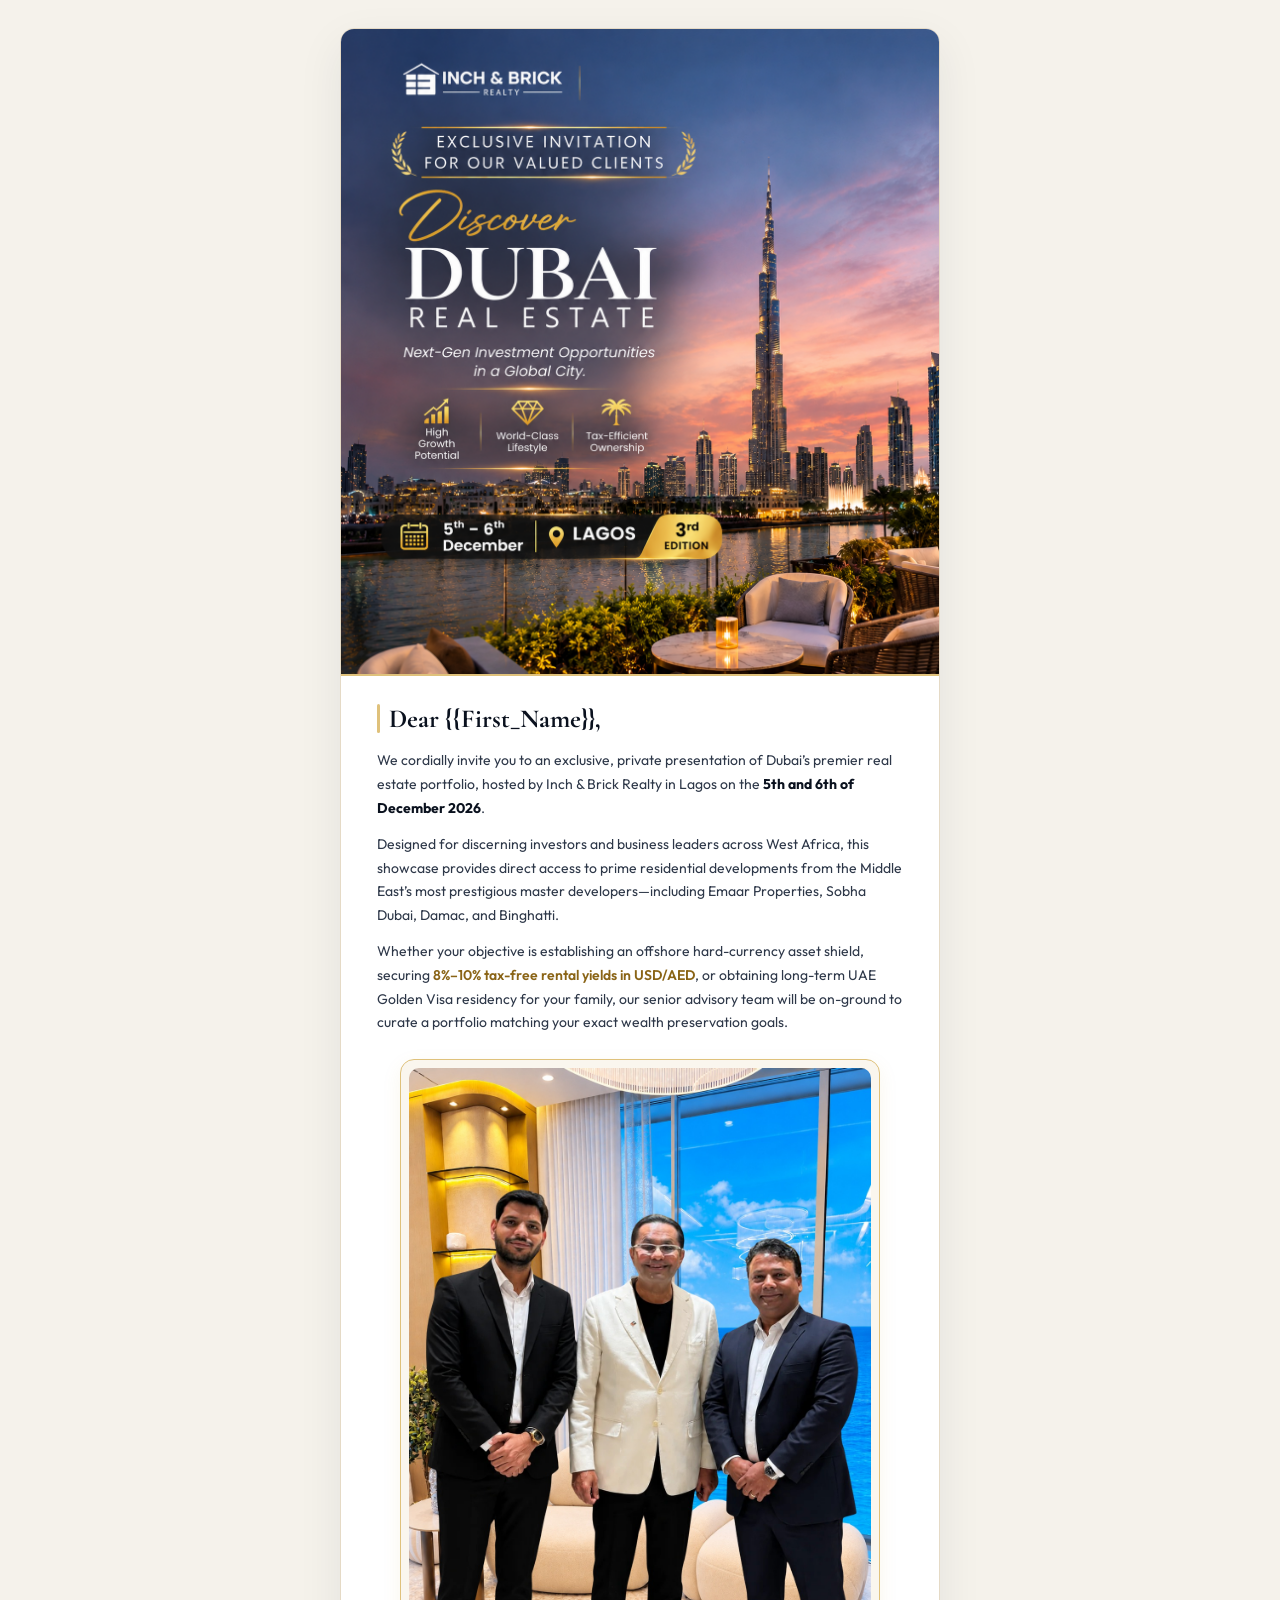
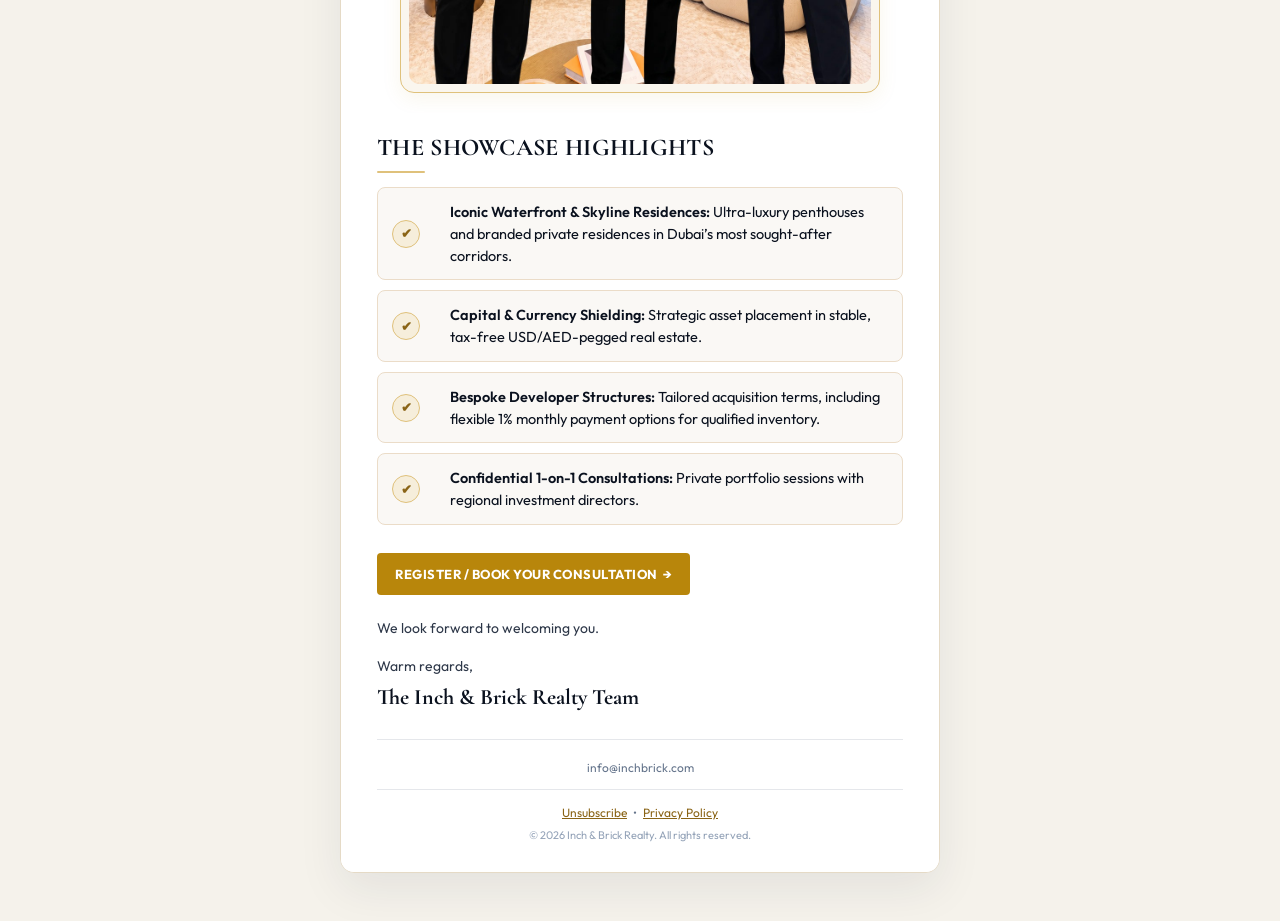
<file: email/index.html>
<!DOCTYPE html
  PUBLIC "-//W3C//DTD XHTML 1.0 Transitional//EN" "http://www.w3.org/TR/xhtml1/DTD/xhtml1-transitional.dtd">
<html xmlns="http://www.w3.org/1999/xhtml" xmlns:v="urn:schemas-microsoft-com:vml"
  xmlns:o="urn:schemas-microsoft-com:office:office" lang="en">

<head>
  <meta http-equiv="Content-Type" content="text/html; charset=UTF-8" />
  <meta name="viewport" content="width=device-width, initial-scale=1.0" />
  <meta name="x-apple-disable-message-reformatting" />
  <!--[if !mso]><!-->
  <meta http-equiv="X-UA-Compatible" content="IE=edge" />
  <link rel="preconnect" href="https://fonts.googleapis.com">
  <link rel="preconnect" href="https://fonts.gstatic.com" crossorigin>
  <link
    href="https://fonts.googleapis.com/css2?family=Cormorant+Garamond:ital,wght@0,500;0,600;0,700;1,400;1,600&family=Outfit:wght@300;400;500;600;700&display=swap"
    rel="stylesheet">
  <!--<![endif]-->
  <title>The Dubai Luxury Property Showcase — Lagos, 5–6 December 2026</title>
  <!--[if mso]>
  <xml>
    <o:OfficeDocumentSettings>
      <o:AllowPNG/>
      <o:PixelsPerInch>96</o:PixelsPerInch>
    </o:OfficeDocumentSettings>
  </xml>
  <![endif]-->
  <style type="text/css">
    /* Reset styles */
    body,
    table,
    td,
    a {
      -webkit-text-size-adjust: 100%;
      -ms-text-size-adjust: 100%;
    }

    table,
    td {
      mso-table-lspace: 0pt;
      mso-table-rspace: 0pt;
    }

    img {
      -ms-interpolation-mode: bicubic;
      border: 0;
      outline: none;
      text-decoration: none;
      display: block;
    }

    body {
      margin: 0;
      padding: 0;
      width: 100% !important;
      background-color: #f5f2eb;
      font-family: 'Outfit', -apple-system, BlinkMacSystemFont, 'Segoe UI', Roboto, Helvetica, Arial, sans-serif;
    }

    a[x-apple-data-detectors] {
      color: inherit !important;
      text-decoration: none !important;
      font-size: inherit !important;
      font-family: inherit !important;
      font-weight: inherit !important;
      line-height: inherit !important;
    }

    /* Interactive luxury hover effects */
    .btn-gold {
      transition: all 0.25s ease !important;
    }

    .btn-gold:hover {
      background: linear-gradient(135deg, #e5cb8e 0%, #caa146 50%, #ae8433 100%) !important;
      box-shadow: 0 8px 24px rgba(184, 134, 11, 0.35) !important;
    }

    .pill-btn:hover {
      background-color: #fbf5e8 !important;
      border-color: #b8860b !important;
      color: #785208 !important;
    }

    .feature-card:hover {
      border-color: #c59a3f !important;
      box-shadow: 0 8px 20px rgba(197, 154, 63, 0.12) !important;
    }

    /* Mobile Responsive Styles */
    @media only screen and (max-width: 620px) {
      .email-container {
        width: 100% !important;
        max-width: 100% !important;
      }

      .stack-column {
        display: block !important;
        width: 100% !important;
        max-width: 100% !important;
        direction: ltr !important;
      }

      .side-image-td {
        padding-right: 0 !important;
        padding-left: 0 !important;
        padding-top: 18px !important;
        width: 100% !important;
        max-width: 100% !important;
      }

      .side-content-td {
        padding-left: 0 !important;
        padding-right: 0 !important;
        padding-bottom: 6px !important;
        width: 100% !important;
        max-width: 100% !important;
      }

      .mobile-padding {
        padding-left: 20px !important;
        padding-right: 20px !important;
      }

      .mobile-padding-card {
        padding: 24px 18px !important;
      }

      .hero-title {
        font-size: 32px !important;
        line-height: 1.15 !important;
      }

      .hero-sub {
        font-size: 16px !important;
        line-height: 1.4 !important;
      }

      .event-banner-td {
        display: block !important;
        width: 100% !important;
        padding: 14px 0 !important;
        border-right: none !important;
        border-bottom: 1px solid #e7dcce !important;
        text-align: left !important;
      }

      .event-banner-td:last-child {
        border-bottom: none !important;
      }

      .btn-block {
        display: block !important;
        width: 100% !important;
        box-sizing: border-box !important;
        text-align: center !important;
      }

      .feature-icon-td {
        padding-right: 12px !important;
      }
    }
  </style>
</head>

<body
  style="margin: 0; padding: 0; background-color: #f5f2eb; -webkit-font-smoothing: antialiased; word-spacing: normal;">

  <!-- PREHEADER (Hidden in body, visible in inbox preview snippet) -->
  <div
    style="display: none; font-size: 1px; color: #f5f2eb; line-height: 1px; max-height: 0px; max-width: 0px; opacity: 0; overflow: hidden; mso-hide: all;">
    Exclusive private presentation of Dubai’s premier real estate portfolio in Lagos on 5th &amp; 6th December 2026. Private advisory appointments available with our senior team.
    &#847; &zwnj; &nbsp; &#8199; &shy; &#847; &zwnj; &nbsp; &#8199; &shy; &#847; &zwnj; &nbsp; &#8199; &shy; &#847;
    &zwnj; &nbsp; &#8199; &shy; &#847; &zwnj; &nbsp; &#8199; &shy;
  </div>

  <!-- EMAIL OUTER WRAPPER (Warm Luxury Ivory/Pearl) -->
  <table role="presentation" cellpadding="0" cellspacing="0" border="0" width="100%" style="background-color: #f5f2eb;">
    <tr>
      <td align="center" style="padding: 28px 12px 48px;">

        <!-- MAIN CONTAINER (600px width, Crisp White with Champagne/Gold accents) -->
        <table role="presentation" cellpadding="0" cellspacing="0" border="0" width="600" class="email-container"
          style="max-width: 600px; width: 100%; background-color: #ffffff; border: 1px solid #e5dac6; border-radius: 14px; overflow: hidden; box-shadow: 0 16px 45px rgba(27, 38, 59, 0.08);">

          <!-- ==============================================
               HERO BANNER (Matches Uploaded Artwork)
               ============================================== -->
          <tr>
            <td align="center"
              style="padding: 0; line-height: 0; background-color: #080f1d; border-bottom: 2px solid #dfc17b;">
              <a href="https://example.com/register" target="_blank" style="text-decoration: none; display: block;">
                <img src="banner.png"
                  alt="The Dubai Luxury Property Showcase — Exclusive Private Presentation in Lagos · 5th &amp; 6th December 2026"
                  width="600" style="width: 100%; max-width: 600px; height: auto; display: block; border: 0;" />
              </a>
            </td>
          </tr>

          <!-- ==============================================
               2. INTRO / BODY TEXT SECTION
               ============================================== -->
          <tr>
            <td style="padding: 28px 36px 0 36px; background-color: #ffffff;" class="mobile-padding">
              <table role="presentation" cellpadding="0" cellspacing="0" border="0" width="100%">

                <!-- Gold Accent Bar + Salutation -->
                <tr>
                  <td style="padding-bottom: 16px;">
                    <table role="presentation" cellpadding="0" cellspacing="0" border="0">
                      <tr>
                        <td width="3" style="width: 3px; background-color: #dfc17b; border-radius: 2px; font-size: 1px; line-height: 1px;">&nbsp;</td>
                        <td style="padding-left: 9px;">
                          <h2
                            style="margin: 0; font-family: 'Cormorant Garamond', Georgia, serif; font-size: 26px; line-height: 1.15; font-weight: 700; color: #0a111e;">
                            Dear {{First_Name}},
                          </h2>
                        </td>
                      </tr>
                    </table>
                  </td>
                </tr>

                <!-- Invitation Paragraph 1 -->
                <tr>
                  <td style="padding-bottom: 12px;">
                    <p
                      style="margin: 0; font-family: 'Outfit', -apple-system, BlinkMacSystemFont, 'Segoe UI', Roboto, sans-serif; font-size: 14px; font-weight: 400; line-height: 1.7; color: #2d3748;">
                      We cordially invite you to an exclusive, private presentation of Dubai’s premier real estate portfolio, hosted by Inch &amp; Brick Realty in Lagos on the <strong style="color: #0a111e; font-weight: 700;">5th and 6th of December 2026</strong>.
                    </p>
                  </td>
                </tr>

                <!-- Invitation Paragraph 2 -->
                <tr>
                  <td style="padding-bottom: 12px;">
                    <p
                      style="margin: 0; font-family: 'Outfit', -apple-system, BlinkMacSystemFont, 'Segoe UI', Roboto, sans-serif; font-size: 14px; font-weight: 400; line-height: 1.7; color: #2d3748;">
                      Designed for discerning investors and business leaders across West Africa, this showcase provides direct access to prime residential developments from the Middle East’s most prestigious master developers—including Emaar Properties, Sobha Dubai, Damac, and Binghatti.
                    </p>
                  </td>
                </tr>

                <!-- Invitation Paragraph 3 -->
                <tr>
                  <td style="padding-bottom: 18px;">
                    <p
                      style="margin: 0; font-family: 'Outfit', -apple-system, BlinkMacSystemFont, 'Segoe UI', Roboto, sans-serif; font-size: 14px; font-weight: 400; line-height: 1.7; color: #2d3748;">
                      Whether your objective is establishing an offshore hard-currency asset shield, securing <strong style="color: #8a6416; font-weight: 600;">8%–10% tax-free rental yields in USD/AED</strong>, or obtaining long-term UAE Golden Visa residency for your family, our senior advisory team will be on-ground to curate a portfolio matching your exact wealth preservation goals.
                    </p>
                  </td>
                </tr>

              </table>
            </td>
          </tr>

          <!-- ==============================================
               FEATURED RIZWAN IMAGE (PLACED DIRECTLY AFTER CONTENT)
               ============================================== -->
          <tr>
            <td align="center" style="padding: 6px 36px 20px 36px; background-color: #ffffff;" class="mobile-padding">
              <table role="presentation" cellpadding="0" cellspacing="0" border="0" width="100%" style="max-width: 480px;">
                <tr>
                  <td align="center"
                    style="background-color: #faf6ee; border: 1.5px solid #dfc17b; border-radius: 14px; padding: 8px; box-shadow: 0 6px 20px rgba(184, 134, 11, 0.08);">
                    <img src="https://cdn.inchbrick.com/event-resources/1795504723863_692f7ebd-75d5-4856-90a8-47173e7fa14b.jpeg"
                      alt="Inch &amp; Brick Realty Leadership with Danube Properties Chairman Rizwan Sajan"
                      width="464"
                      style="width: 100%; max-width: 464px; height: auto; display: block; border-radius: 10px; border: 0;"
                      onerror="this.onerror=null; this.src='rizwan.jpeg';" />
                  </td>
                </tr>
              </table>
            </td>
          </tr>

          <!-- ==============================================
               3. THE SHOWCASE HIGHLIGHTS
               ============================================== -->
          <tr>
            <td style="padding: 20px 36px 28px; background-color: #ffffff;" class="mobile-padding">
              <table role="presentation" cellpadding="0" cellspacing="0" border="0" width="100%">
                <tr>
                  <td align="left" style="padding-bottom: 14px;">
                    <p
                      style="margin: 0; font-family: 'Cormorant Garamond', Georgia, 'Times New Roman', serif; font-size: 24px; line-height: 1.25; font-weight: 700; color: #0a111e; letter-spacing: 0.3px;">
                      THE SHOWCASE HIGHLIGHTS
                    </p>
                    <div style="width: 48px; height: 2px; background-color: #dfc17b; border-radius: 2px; margin-top: 8px; font-size: 1px; line-height: 1px;">&nbsp;</div>
                  </td>
                </tr>

                <!-- Highlight 1 -->
                <tr>
                  <td style="padding-bottom: 10px;">
                    <table role="presentation" cellpadding="0" cellspacing="0" border="0" width="100%"
                      style="background-color: #faf8f5; border: 1px solid #ebdcc8; border-radius: 8px;">
                      <tr>
                        <td width="46" valign="middle" align="center"
                          style="width: 46px; min-width: 46px; max-width: 46px; padding: 13px 0 13px 14px; text-align: center;">
                          <table role="presentation" cellpadding="0" cellspacing="0" border="0" width="28" height="28"
                            style="width: 28px; height: 28px; background-color: #f6eedb; border: 1.5px solid #dfc17b; border-radius: 50%; border-collapse: separate;">
                            <tr>
                              <td align="center" valign="middle"
                                style="font-family: Arial, sans-serif; font-size: 13px; font-weight: bold; color: #8a6416; line-height: 25px; text-align: center; padding: 0;">
                                &#10004;
                              </td>
                            </tr>
                          </table>
                        </td>
                        <td valign="middle" style="padding: 13px 18px 13px 12px;">
                          <p
                            style="margin: 0; font-family: 'Outfit', -apple-system, BlinkMacSystemFont, 'Segoe UI', Roboto, Helvetica, Arial, sans-serif; font-size: 14.5px; font-weight: 400; line-height: 1.5; color: #0a111e;">
                            <strong style="font-weight: 600;">Iconic Waterfront &amp; Skyline Residences:</strong> Ultra-luxury penthouses and branded private residences in Dubai’s most sought-after corridors.
                          </p>
                        </td>
                      </tr>
                    </table>
                  </td>
                </tr>

                <!-- Highlight 2 -->
                <tr>
                  <td style="padding-bottom: 10px;">
                    <table role="presentation" cellpadding="0" cellspacing="0" border="0" width="100%"
                      style="background-color: #faf8f5; border: 1px solid #ebdcc8; border-radius: 8px;">
                      <tr>
                        <td width="46" valign="middle" align="center"
                          style="width: 46px; min-width: 46px; max-width: 46px; padding: 13px 0 13px 14px; text-align: center;">
                          <table role="presentation" cellpadding="0" cellspacing="0" border="0" width="28" height="28"
                            style="width: 28px; height: 28px; background-color: #f6eedb; border: 1.5px solid #dfc17b; border-radius: 50%; border-collapse: separate;">
                            <tr>
                              <td align="center" valign="middle"
                                style="font-family: Arial, sans-serif; font-size: 13px; font-weight: bold; color: #8a6416; line-height: 25px; text-align: center; padding: 0;">
                                &#10004;
                              </td>
                            </tr>
                          </table>
                        </td>
                        <td valign="middle" style="padding: 13px 18px 13px 12px;">
                          <p
                            style="margin: 0; font-family: 'Outfit', -apple-system, BlinkMacSystemFont, 'Segoe UI', Roboto, Helvetica, Arial, sans-serif; font-size: 14.5px; font-weight: 400; line-height: 1.5; color: #0a111e;">
                            <strong style="font-weight: 600;">Capital &amp; Currency Shielding:</strong> Strategic asset placement in stable, tax-free USD/AED-pegged real estate.
                          </p>
                        </td>
                      </tr>
                    </table>
                  </td>
                </tr>

                <!-- Highlight 3 -->
                <tr>
                  <td style="padding-bottom: 10px;">
                    <table role="presentation" cellpadding="0" cellspacing="0" border="0" width="100%"
                      style="background-color: #faf8f5; border: 1px solid #ebdcc8; border-radius: 8px;">
                      <tr>
                        <td width="46" valign="middle" align="center"
                          style="width: 46px; min-width: 46px; max-width: 46px; padding: 13px 0 13px 14px; text-align: center;">
                          <table role="presentation" cellpadding="0" cellspacing="0" border="0" width="28" height="28"
                            style="width: 28px; height: 28px; background-color: #f6eedb; border: 1.5px solid #dfc17b; border-radius: 50%; border-collapse: separate;">
                            <tr>
                              <td align="center" valign="middle"
                                style="font-family: Arial, sans-serif; font-size: 13px; font-weight: bold; color: #8a6416; line-height: 25px; text-align: center; padding: 0;">
                                &#10004;
                              </td>
                            </tr>
                          </table>
                        </td>
                        <td valign="middle" style="padding: 13px 18px 13px 12px;">
                          <p
                            style="margin: 0; font-family: 'Outfit', -apple-system, BlinkMacSystemFont, 'Segoe UI', Roboto, Helvetica, Arial, sans-serif; font-size: 14.5px; font-weight: 400; line-height: 1.5; color: #0a111e;">
                            <strong style="font-weight: 600;">Bespoke Developer Structures:</strong> Tailored acquisition terms, including flexible 1% monthly payment options for qualified inventory.
                          </p>
                        </td>
                      </tr>
                    </table>
                  </td>
                </tr>

                <!-- Highlight 4 -->
                <tr>
                  <td>
                    <table role="presentation" cellpadding="0" cellspacing="0" border="0" width="100%"
                      style="background-color: #faf8f5; border: 1px solid #ebdcc8; border-radius: 8px;">
                      <tr>
                        <td width="46" valign="middle" align="center"
                          style="width: 46px; min-width: 46px; max-width: 46px; padding: 13px 0 13px 14px; text-align: center;">
                          <table role="presentation" cellpadding="0" cellspacing="0" border="0" width="28" height="28"
                            style="width: 28px; height: 28px; background-color: #f6eedb; border: 1.5px solid #dfc17b; border-radius: 50%; border-collapse: separate;">
                            <tr>
                              <td align="center" valign="middle"
                                style="font-family: Arial, sans-serif; font-size: 13px; font-weight: bold; color: #8a6416; line-height: 25px; text-align: center; padding: 0;">
                                &#10004;
                              </td>
                            </tr>
                          </table>
                        </td>
                        <td valign="middle" style="padding: 13px 18px 13px 12px;">
                          <p
                            style="margin: 0; font-family: 'Outfit', -apple-system, BlinkMacSystemFont, 'Segoe UI', Roboto, Helvetica, Arial, sans-serif; font-size: 14.5px; font-weight: 400; line-height: 1.5; color: #0a111e;">
                            <strong style="font-weight: 600;">Confidential 1-on-1 Consultations:</strong> Private portfolio sessions with regional investment directors.
                          </p>
                        </td>
                      </tr>
                    </table>
                  </td>
                </tr>

              </table>
            </td>
          </tr>

          <!-- ==============================================
               4. CLOSING / CTA
               ============================================== -->
          <tr>
            <td style="padding: 0 36px 28px 36px; background-color: #ffffff;" class="mobile-padding">
              <table role="presentation" cellpadding="0" cellspacing="0" border="0" width="100%">
                <tr>
                  <td align="left" style="padding-bottom: 22px;">
                    <!--[if mso]>
                    <v:roundrect xmlns:v="urn:schemas-microsoft-com:vml" xmlns:w="urn:schemas-microsoft-com:office:word"
                      href="https://example.com/register" style="height:44px;v-text-anchor:middle;width:320px;" arcsize="12%"
                      stroke="f" fillcolor="#b8860b">
                      <w:anchorlock/>
                      <center style="color:#ffffff;font-family:'Outfit',sans-serif;font-size:13px;font-weight:700;letter-spacing:0.5px;">
                        REGISTER / BOOK YOUR CONSULTATION →
                      </center>
                    </v:roundrect>
                    <![endif]-->
                    <!--[if !mso]><!-->
                    <a href="https://example.com/register" target="_blank"
                      style="display: inline-block; background-color: #b8860b; color: #ffffff; font-family: 'Outfit', -apple-system, BlinkMacSystemFont, 'Segoe UI', Roboto, Helvetica, Arial, sans-serif; font-size: 13px; font-weight: 700; letter-spacing: 0.5px; text-transform: uppercase; text-decoration: none; padding: 13px 18px; border-radius: 4px;">
                      REGISTER / BOOK YOUR CONSULTATION &nbsp;→
                    </a>
                    <!--<![endif]-->
                  </td>
                </tr>
                <tr>
                  <td style="padding-bottom: 14px;">
                    <p style="margin: 0; font-family: 'Outfit', -apple-system, BlinkMacSystemFont, 'Segoe UI', Roboto, sans-serif; font-size: 14px; font-weight: 400; line-height: 1.7; color: #2d3748;">
                      We look forward to welcoming you.
                    </p>
                  </td>
                </tr>
                <tr>
                  <td style="padding-bottom: 4px;">
                    <p style="margin: 0; font-family: 'Outfit', -apple-system, BlinkMacSystemFont, 'Segoe UI', Roboto, sans-serif; font-size: 14px; font-weight: 400; line-height: 1.7; color: #2d3748;">
                      Warm regards,
                    </p>
                  </td>
                </tr>
                <tr>
                  <td>
                    <p style="margin: 0; font-family: 'Cormorant Garamond', Georgia, serif; font-size: 22px; font-weight: 700; line-height: 1.3; color: #0a111e;">
                      The Inch &amp; Brick Realty Team
                    </p>
                  </td>
                </tr>
              </table>
            </td>
          </tr>

          <!-- ==============================================
               FOOTER
               ============================================== -->
          <tr>
            <td style="padding: 0 36px 28px 36px; background-color: #ffffff;" class="mobile-padding">
              <table role="presentation" cellpadding="0" cellspacing="0" border="0" width="100%">
                <tr>
                  <td style="border-top: 1px solid #e5e7eb; padding-top: 18px; text-align: center;">
                    <p style="margin: 0 0 12px; font-family: 'Outfit', sans-serif; font-size: 12px; line-height: 1.6; color: #64748b;">
                      <a href="mailto:info@inchbrick.com" style="color: #64748b; text-decoration: none;">info@inchbrick.com</a>
                    </p>
                    <div style="border-top: 1px solid #e5e7eb; font-size: 1px; line-height: 1px; margin: 0 auto 12px; width: 100%;">&nbsp;</div>
                    <p style="margin: 0 0 4px; font-family: 'Outfit', sans-serif; font-size: 12px; line-height: 1.6; color: #64748b;">
                      <a href="https://example.com/unsubscribe" target="_blank" style="color: #8a6416; text-decoration: underline;">Unsubscribe</a>
                      &nbsp;&bull;&nbsp;
                      <a href="https://example.com/privacy" target="_blank" style="color: #8a6416; text-decoration: underline;">Privacy Policy</a>
                    </p>
                    <p style="margin: 0; font-family: 'Outfit', sans-serif; font-size: 11px; line-height: 1.6; color: #94a3b8;">
                      &copy; 2026 Inch &amp; Brick Realty. All rights reserved.
                    </p>
                  </td>
                </tr>
              </table>
            </td>
          </tr>

        </table>
        <!-- /MAIN CONTAINER -->

      </td>
    </tr>
  </table>

</body>

</html>
</file>
